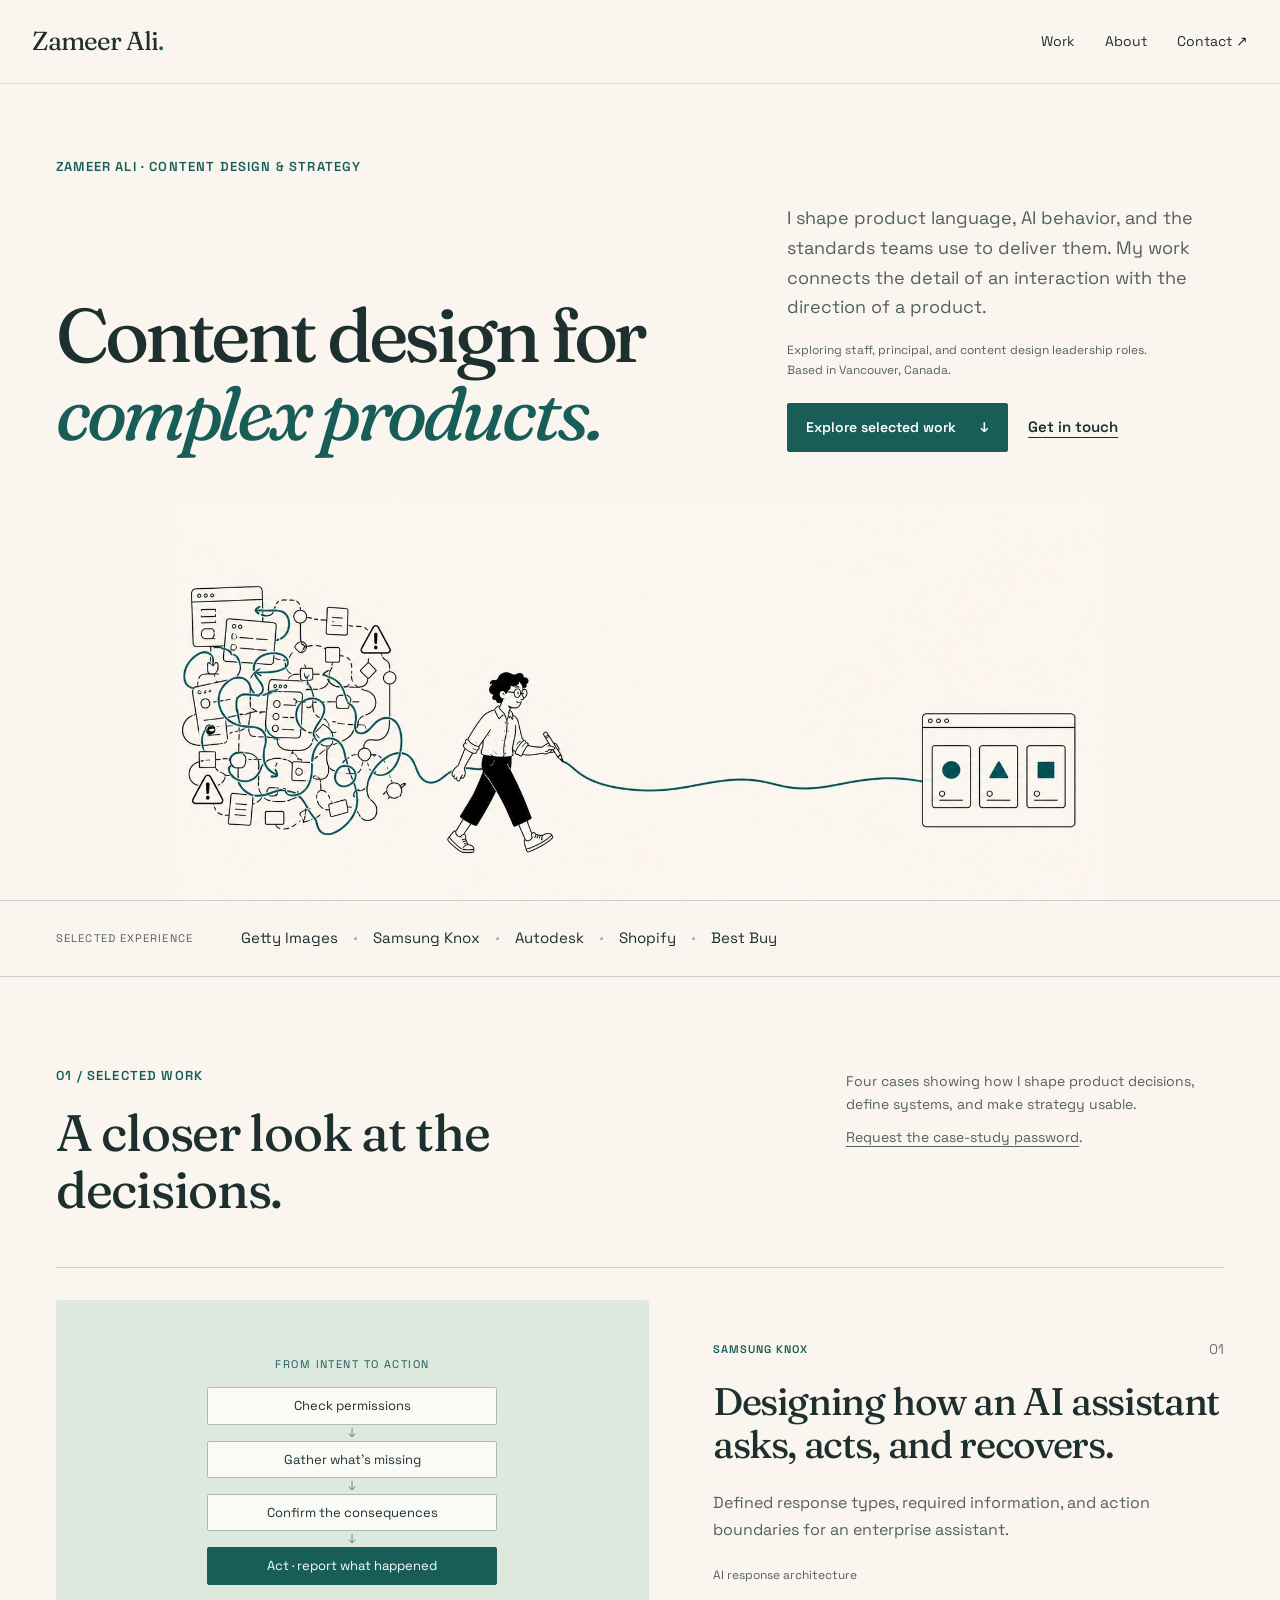
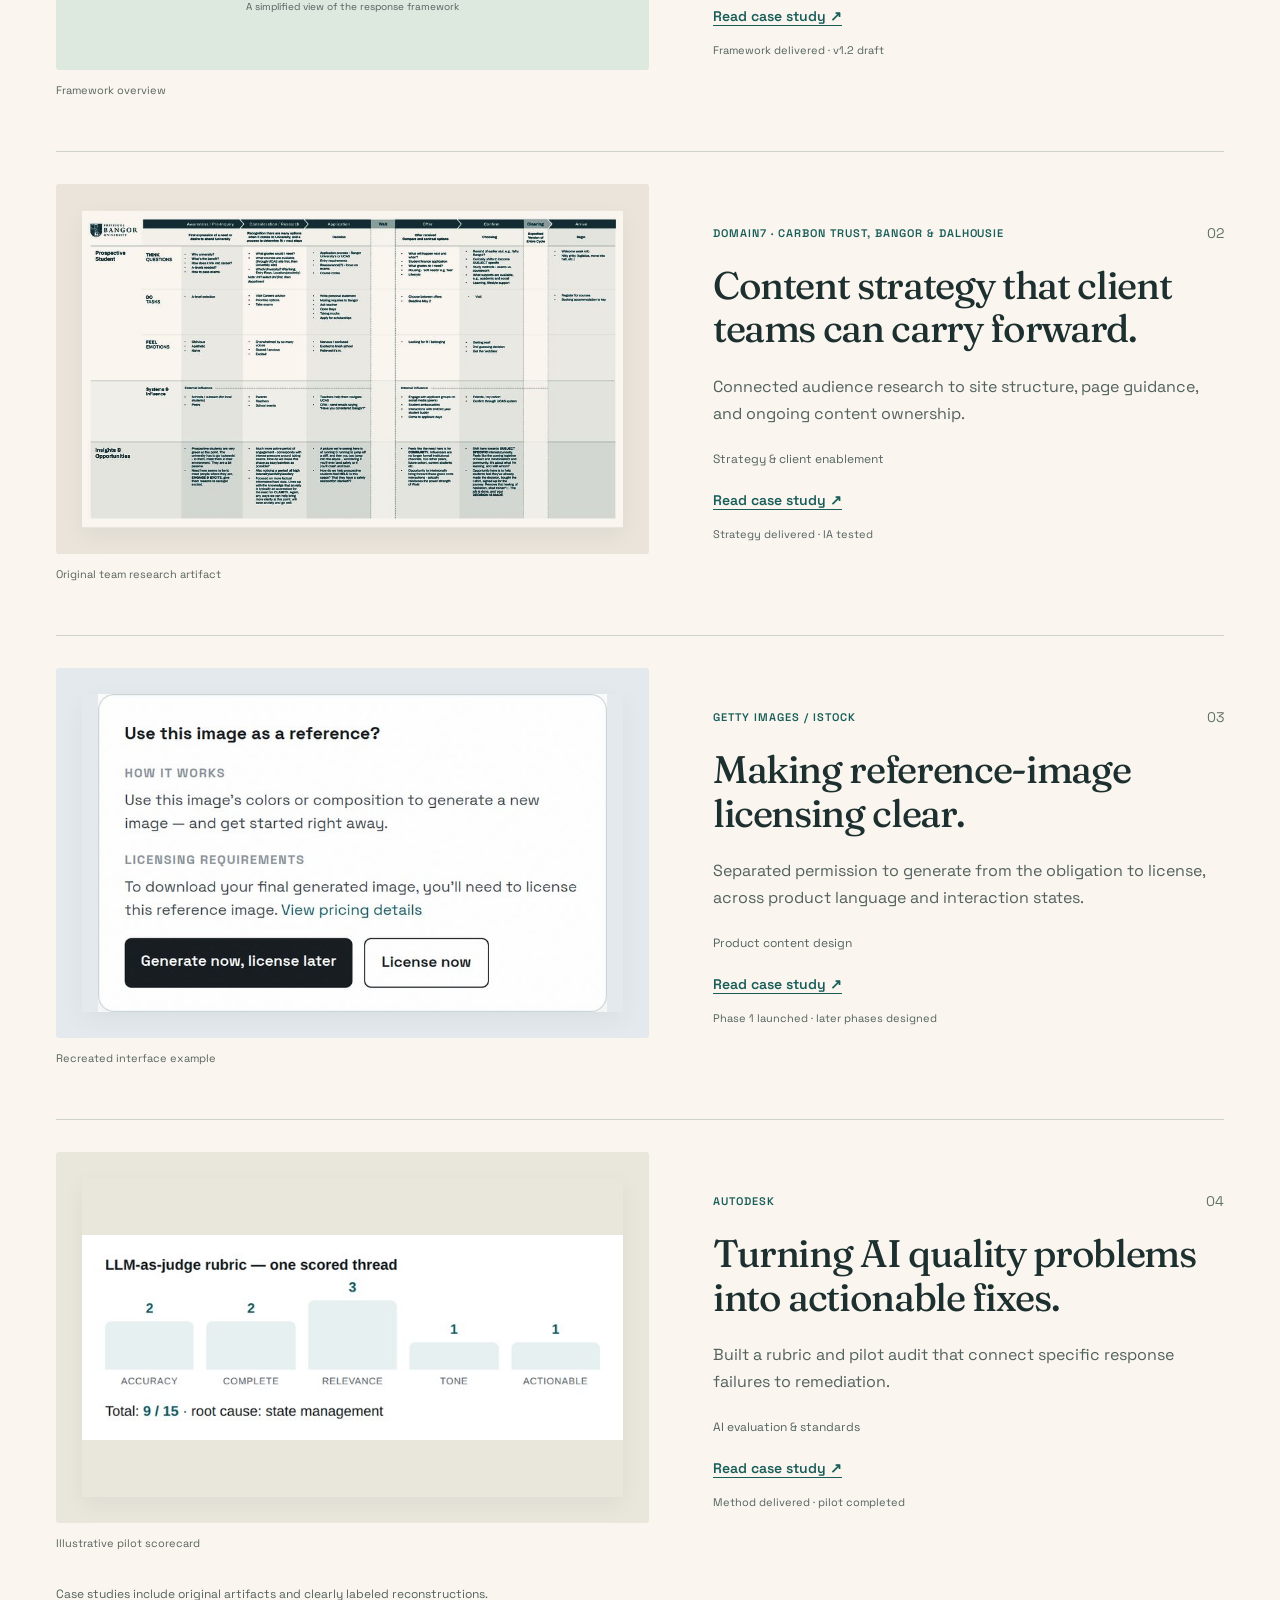
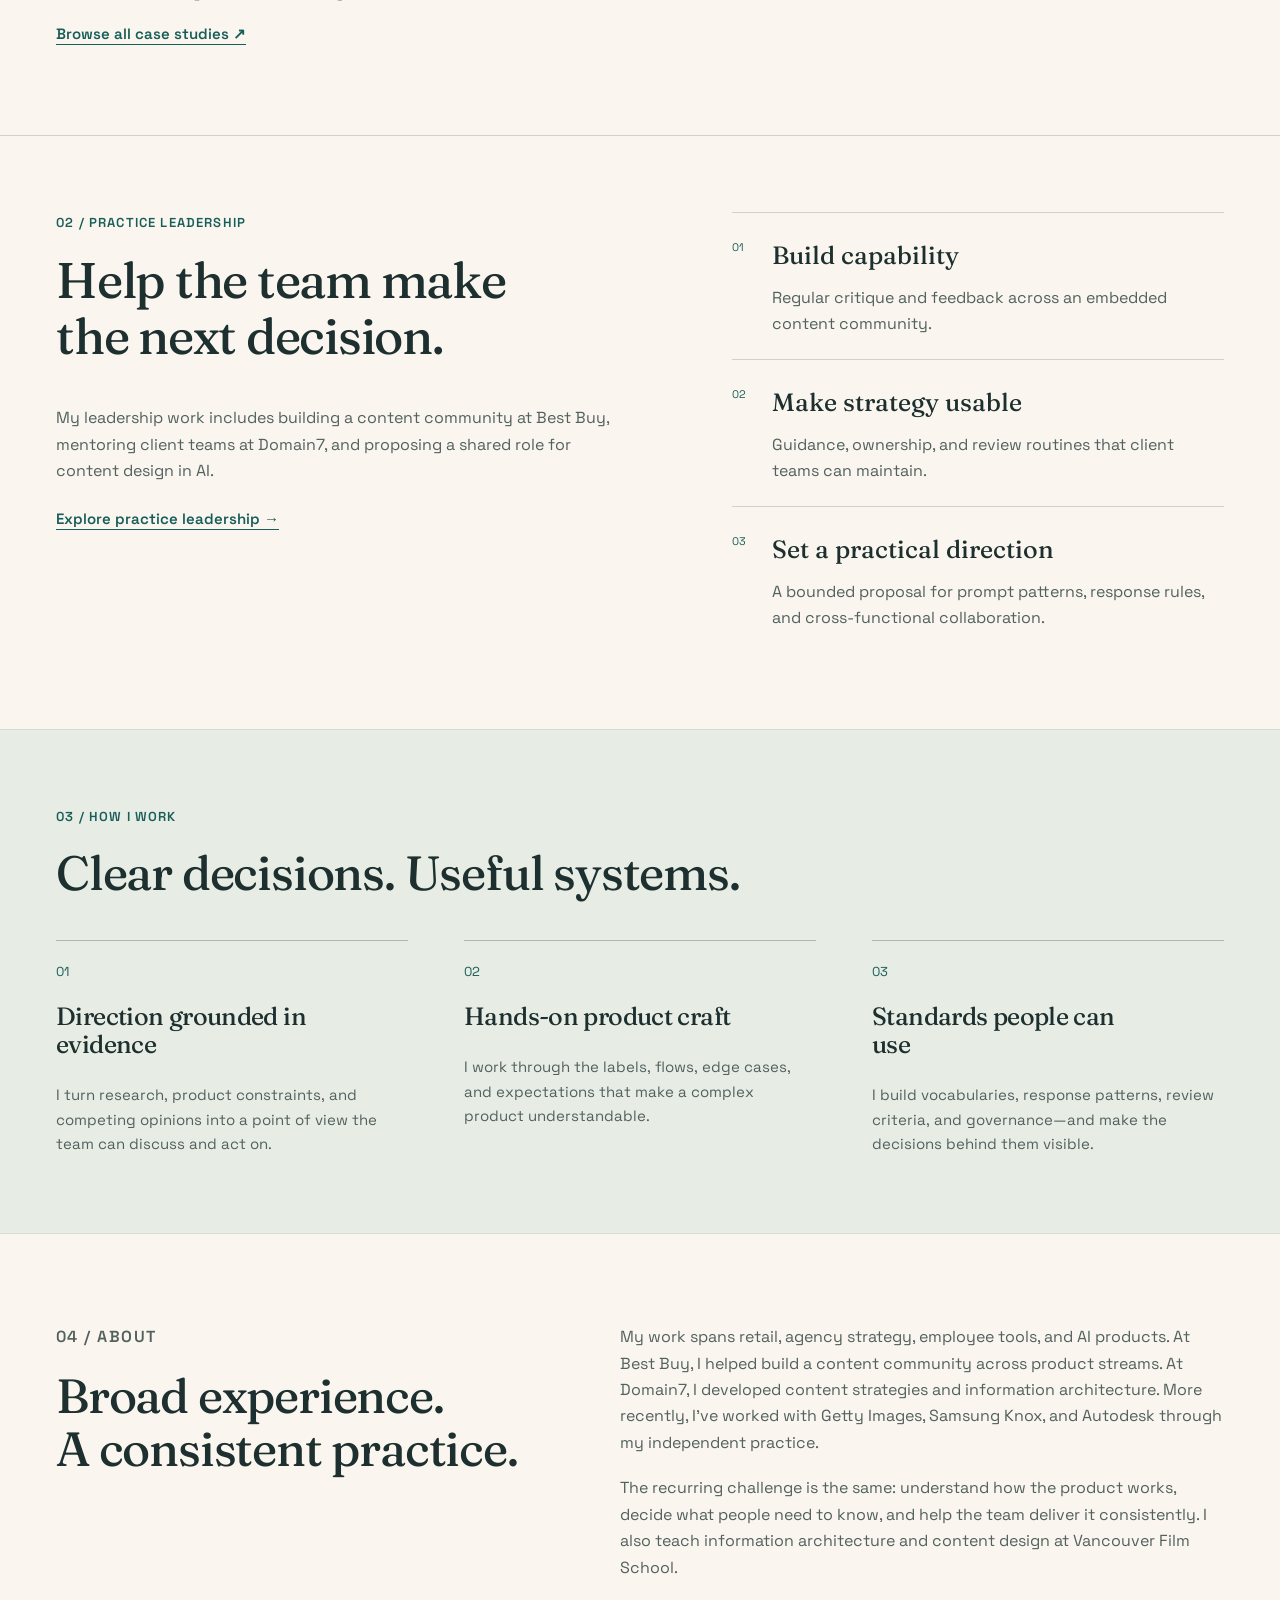
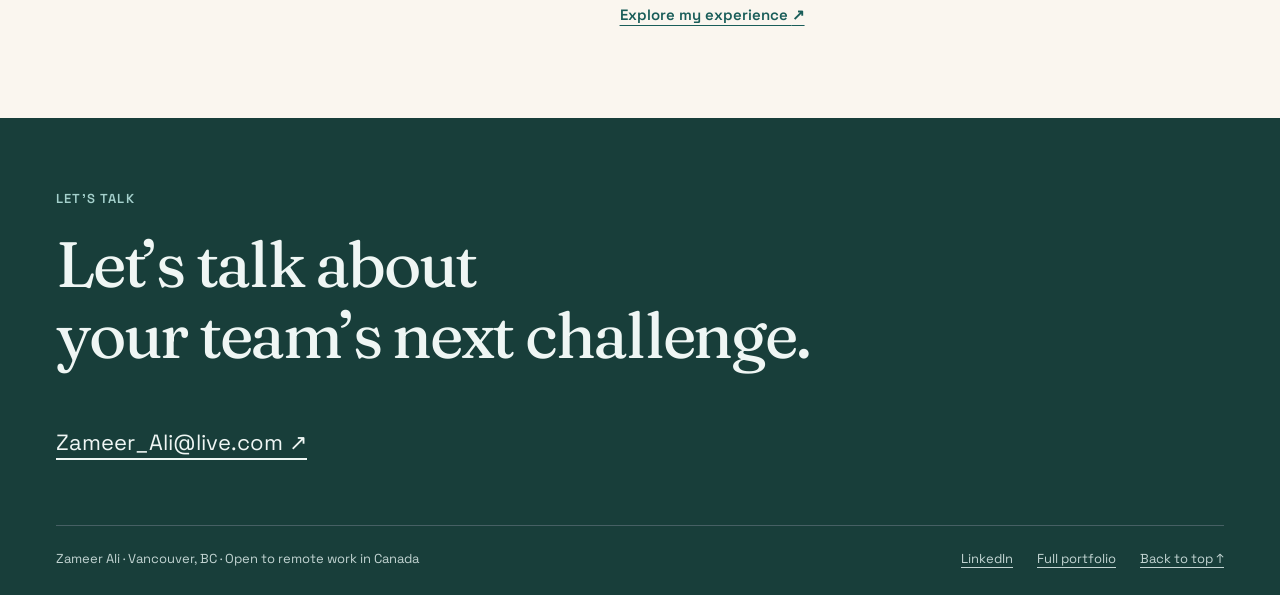
<file: index.html>
<!doctype html>
<html lang="en"><head>
<meta charset="UTF-8">
<meta name="viewport" content="width=device-width, initial-scale=1.0">
<title>Zameer Ali — Content design, AI systems &amp; strategy</title>
<meta name="description" content="Content design for complex products. Product strategy, AI response systems, and practice leadership by Zameer Ali. Explore selected work and case studies.">
<meta property="og:title" content="Zameer Ali — Content design, AI systems &amp; strategy">
<meta property="og:description" content="Content design for complex products. Product strategy, AI response systems, and practice leadership by Zameer Ali. Explore selected work and case studies.">
<meta property="og:type" content="website">
<meta property="og:url" content="https://zamali786.github.io/portfolio/">
<meta property="og:image" content="https://zamali786.github.io/portfolio/og.jpg">
<meta name="twitter:card" content="summary_large_image">
<link rel="stylesheet" href="fonts.css"><link rel="stylesheet" href="portfolio.css?v=20261005-design"><link rel="stylesheet" href="final.css?v=20261005-design"></head>
<body class="portfolio-home">
<a class="skip" href="#main">Skip to content</a>
<nav class="site-nav" aria-label="Main"><a class="wordmark" href="#top">Zameer Ali<span aria-hidden="true">.</span></a><div><a href="#work">Work</a><a href="#about">About</a><a href="mailto:Zameer_Ali@live.com">Contact <span aria-hidden="true">↗</span></a></div></nav>
<main id="main"><header class="home-intro wrap" id="top"><div><p class="eyebrow">Zameer Ali · content design &amp; strategy</p><h1>Content design for<br><em>complex products.</em></h1><div class="hero-summary"><p class="intro-copy">I shape product language, AI behavior, and the standards teams use to deliver them. My work connects the detail of an interaction with the direction of a product.</p><p class="role-note">Exploring staff, principal, and content design leadership roles.<br>Based in Vancouver, Canada.</p><div class="actions"><a class="action" href="#work">Explore selected work <span aria-hidden="true">↓</span></a><a class="quiet-link" href="mailto:Zameer_Ali@live.com">Get in touch</a></div></div></div></header>
<div class="scene-band" id="clarity-scene"><img class="scene-illustration" src="assets/clarity.jpg" alt="Illustration: a tangle of interface scribbles on the left; a person walks right, drawing one clean teal line that arrives at a tidy, organized interface." width="1600" height="685" loading="eager" fetchpriority="high"></div><div class="client-line wrap" aria-label="Selected experience"><span>Selected experience</span><p>Getty Images <b>·</b> Samsung Knox <b>·</b> Autodesk <b>·</b> Shopify <b>·</b> Best Buy</p></div>
<section class="wrap home-work" id="work"><div class="section-heading"><div><p class="eyebrow">01 / Selected work</p><h2>A closer look at the decisions.</h2></div><p>Four cases showing how I shape product decisions, define systems, and make strategy usable.<br><a href="mailto:Zameer_Ali@live.com?subject=Portfolio%20access">Request the case-study password</a>.</p></div><div class="project-grid"><article class="project"><a class="project-link" href="work.html#s05" aria-labelledby="home-title-s05"><div class="project-media"><div class="project-image response-preview"><span class="response-label">From intent to action</span><div class="response-flow"><span>Check permissions</span><b aria-hidden="true">↓</b><span>Gather what’s missing</span><b aria-hidden="true">↓</b><span>Confirm the consequences</span><b aria-hidden="true">↓</b><span class="commit">Act · report what happened</span></div><span class="response-footnote">A simplified view of the response framework</span></div><span class="preview-caption">Framework overview</span></div><div class="project-story"><div class="project-heading"><span class="eyebrow">Samsung Knox</span><span class="project-number" aria-hidden="true">01</span></div><h3 id="home-title-s05">Designing how an AI assistant asks, acts, and recovers.</h3><p>Defined response types, required information, and action boundaries for an enterprise assistant.</p><p class="project-tags">AI response architecture</p><span class="text-link">Read case study <span aria-hidden="true">↗</span></span><span class="project-status">Framework delivered · v1.2 draft</span></div></a></article><article class="project"><a class="project-link" href="work.html#s12" aria-labelledby="home-title-s12"><div class="project-media"><div class="project-image"><img src="assets/agency-map.jpg" alt="Archival prospective-student experience map created by the Domain7 team for Bangor University." loading="lazy" width="800" height="500"></div><span class="preview-caption">Original team research artifact</span></div><div class="project-story"><div class="project-heading"><span class="eyebrow">Domain7 · Carbon Trust, Bangor &amp; Dalhousie</span><span class="project-number" aria-hidden="true">02</span></div><h3 id="home-title-s12">Content strategy that client teams can carry forward.</h3><p>Connected audience research to site structure, page guidance, and ongoing content ownership.</p><p class="project-tags">Strategy &amp; client enablement</p><span class="text-link">Read case study <span aria-hidden="true">↗</span></span><span class="project-status">Strategy delivered · IA tested</span></div></a></article><article class="project"><a class="project-link" href="work.html#cs1" aria-labelledby="home-title-cs1"><div class="project-media"><div class="project-image"><img src="assets/getty-reference.jpg" alt="Recreated reference-image dialog showing Generate now, license later and License now at equal visual weight." loading="lazy" width="800" height="500"></div><span class="preview-caption">Recreated interface example</span></div><div class="project-story"><div class="project-heading"><span class="eyebrow">Getty Images / iStock</span><span class="project-number" aria-hidden="true">03</span></div><h3 id="home-title-cs1">Making reference-image licensing clear.</h3><p>Separated permission to generate from the obligation to license, across product language and interaction states.</p><p class="project-tags">Product content design</p><span class="text-link">Read case study <span aria-hidden="true">↗</span></span><span class="project-status">Phase 1 launched · later phases designed</span></div></a></article><article class="project"><a class="project-link" href="work.html#s06" aria-labelledby="home-title-s06"><div class="project-media"><div class="project-image"><img src="assets/autodesk-evaluation.jpg" alt="Illustrative scorecard for a pilot thread, scored 9 out of 15 with state management identified as its root cause." loading="lazy" width="800" height="500"></div><span class="preview-caption">Illustrative pilot scorecard</span></div><div class="project-story"><div class="project-heading"><span class="eyebrow">Autodesk</span><span class="project-number" aria-hidden="true">04</span></div><h3 id="home-title-s06">Turning AI quality problems into actionable fixes.</h3><p>Built a rubric and pilot audit that connect specific response failures to remediation.</p><p class="project-tags">AI evaluation &amp; standards</p><span class="text-link">Read case study <span aria-hidden="true">↗</span></span><span class="project-status">Method delivered · pilot completed</span></div></a></article></div><p class="work-note">Case studies include original artifacts and clearly labeled reconstructions.</p><a class="text-link" href="work.html#browse-all">Browse all case studies <span aria-hidden="true">↗</span></a></section>
<section class="practice-band wrap" aria-labelledby="practice-title"><div><p class="eyebrow">02 / Practice leadership</p><h2 id="practice-title">Help the team make<br>the next decision.</h2><p>My leadership work includes building a content community at Best Buy, mentoring client teams at Domain7, and proposing a shared role for content design in AI.</p><a class="text-link" href="work.html#browse-practice">Explore practice leadership →</a></div><div class="practice-examples"><p><strong>Build capability</strong>Regular critique and feedback across an embedded content community.</p><p><strong>Make strategy usable</strong>Guidance, ownership, and review routines that client teams can maintain.</p><p><strong>Set a practical direction</strong>A bounded proposal for prompt patterns, response rules, and cross-functional collaboration.</p></div></section><section class="approach-band"><div class="wrap"><p class="eyebrow">03 / How I work</p><h2>Clear decisions. Useful systems.</h2><div class="approach-grid"><div><span class="small-number">01</span><h3>Direction grounded in evidence</h3><p>I turn research, product constraints, and competing opinions into a point of view the team can discuss and act on.</p></div><div><span class="small-number">02</span><h3>Hands-on product craft</h3><p>I work through the labels, flows, edge cases, and expectations that make a complex product understandable.</p></div><div><span class="small-number">03</span><h3>Standards people can use</h3><p>I build vocabularies, response patterns, review criteria, and governance—and make the decisions behind them visible.</p></div></div></div></section>
<section class="wrap home-about" id="about"><div><p class="eyebrow">04 / About</p><h2>Broad experience.<br>A consistent practice.</h2></div><div><p>My work spans retail, agency strategy, employee tools, and AI products. At Best Buy, I helped build a content community across product streams. At Domain7, I developed content strategies and information architecture. More recently, I’ve worked with Getty Images, Samsung Knox, and Autodesk through my independent practice.</p><p>The recurring challenge is the same: understand how the product works, decide what people need to know, and help the team deliver it consistently. I also teach information architecture and content design at Vancouver Film School.</p><a class="text-link" href="work.html#ledger">Explore my experience <span aria-hidden="true">↗</span></a></div></section>
</main><footer class="site-footer"><div class="wrap"><p class="eyebrow">Let’s talk</p><h2>Let’s talk about<br>your team’s next challenge.</h2><a class="email-link" href="mailto:Zameer_Ali@live.com">Zameer_Ali@live.com <span aria-hidden="true">↗</span></a><div class="footer-bottom"><span>Zameer Ali · Vancouver, BC · Open to remote work in Canada</span><div><a href="https://linkedin.com/in/zameer-ali">LinkedIn</a><a href="work.html">Full portfolio</a><a href="#top">Back to top ↑</a></div></div></div></footer><script src="home-scene.js?v=20260928-2"></script></body></html>
</file>
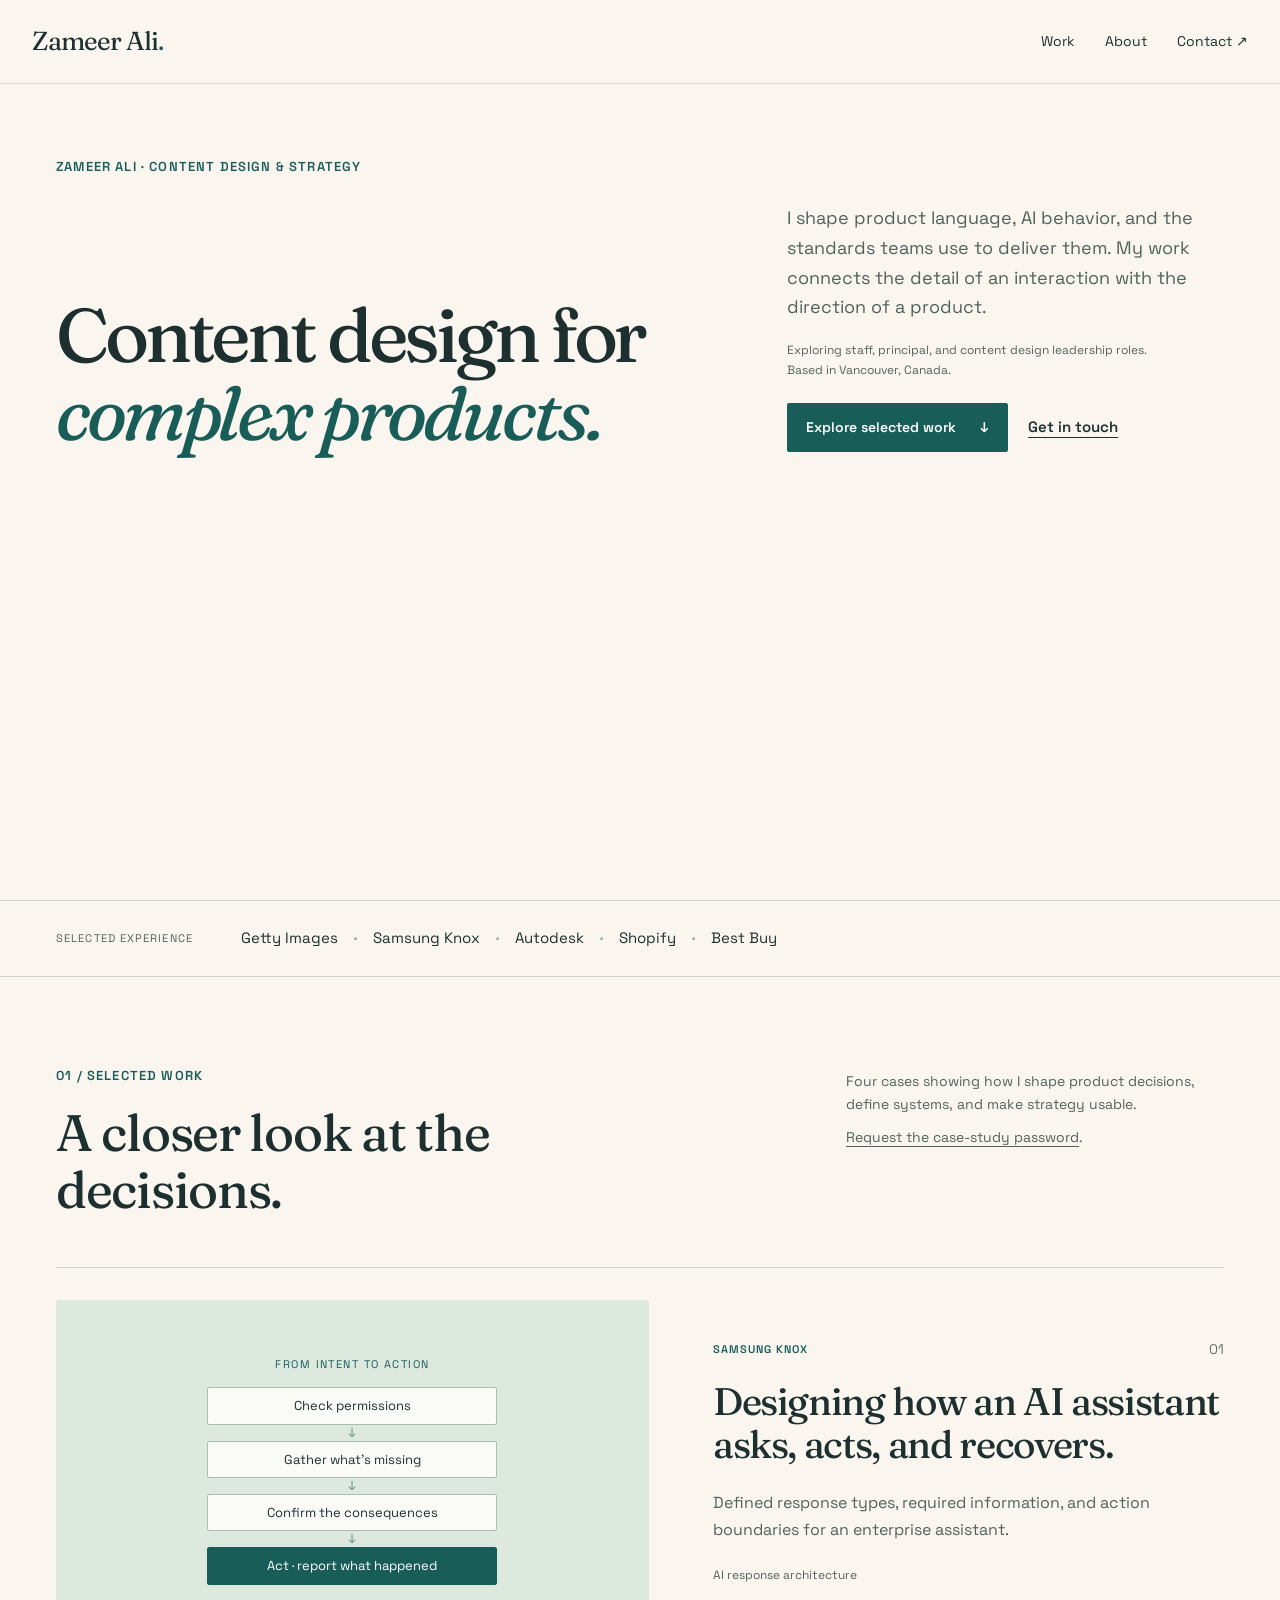
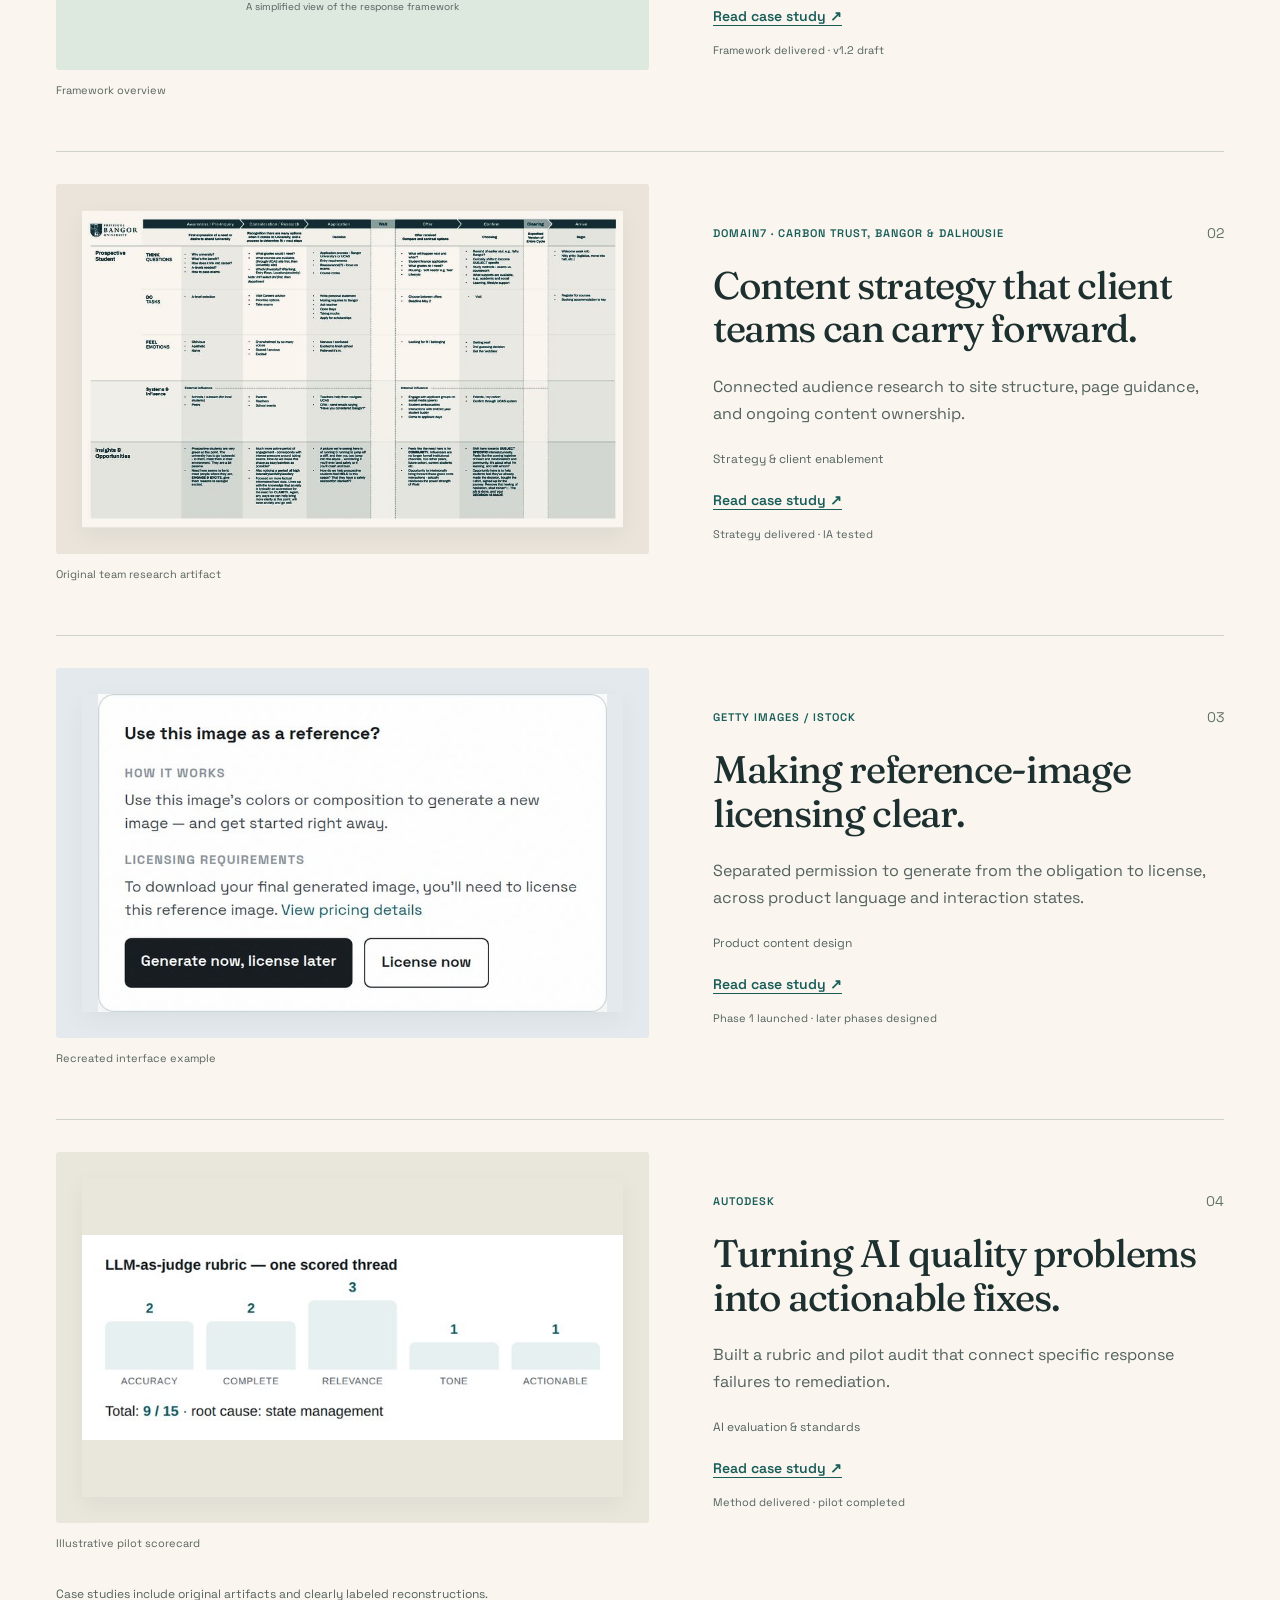
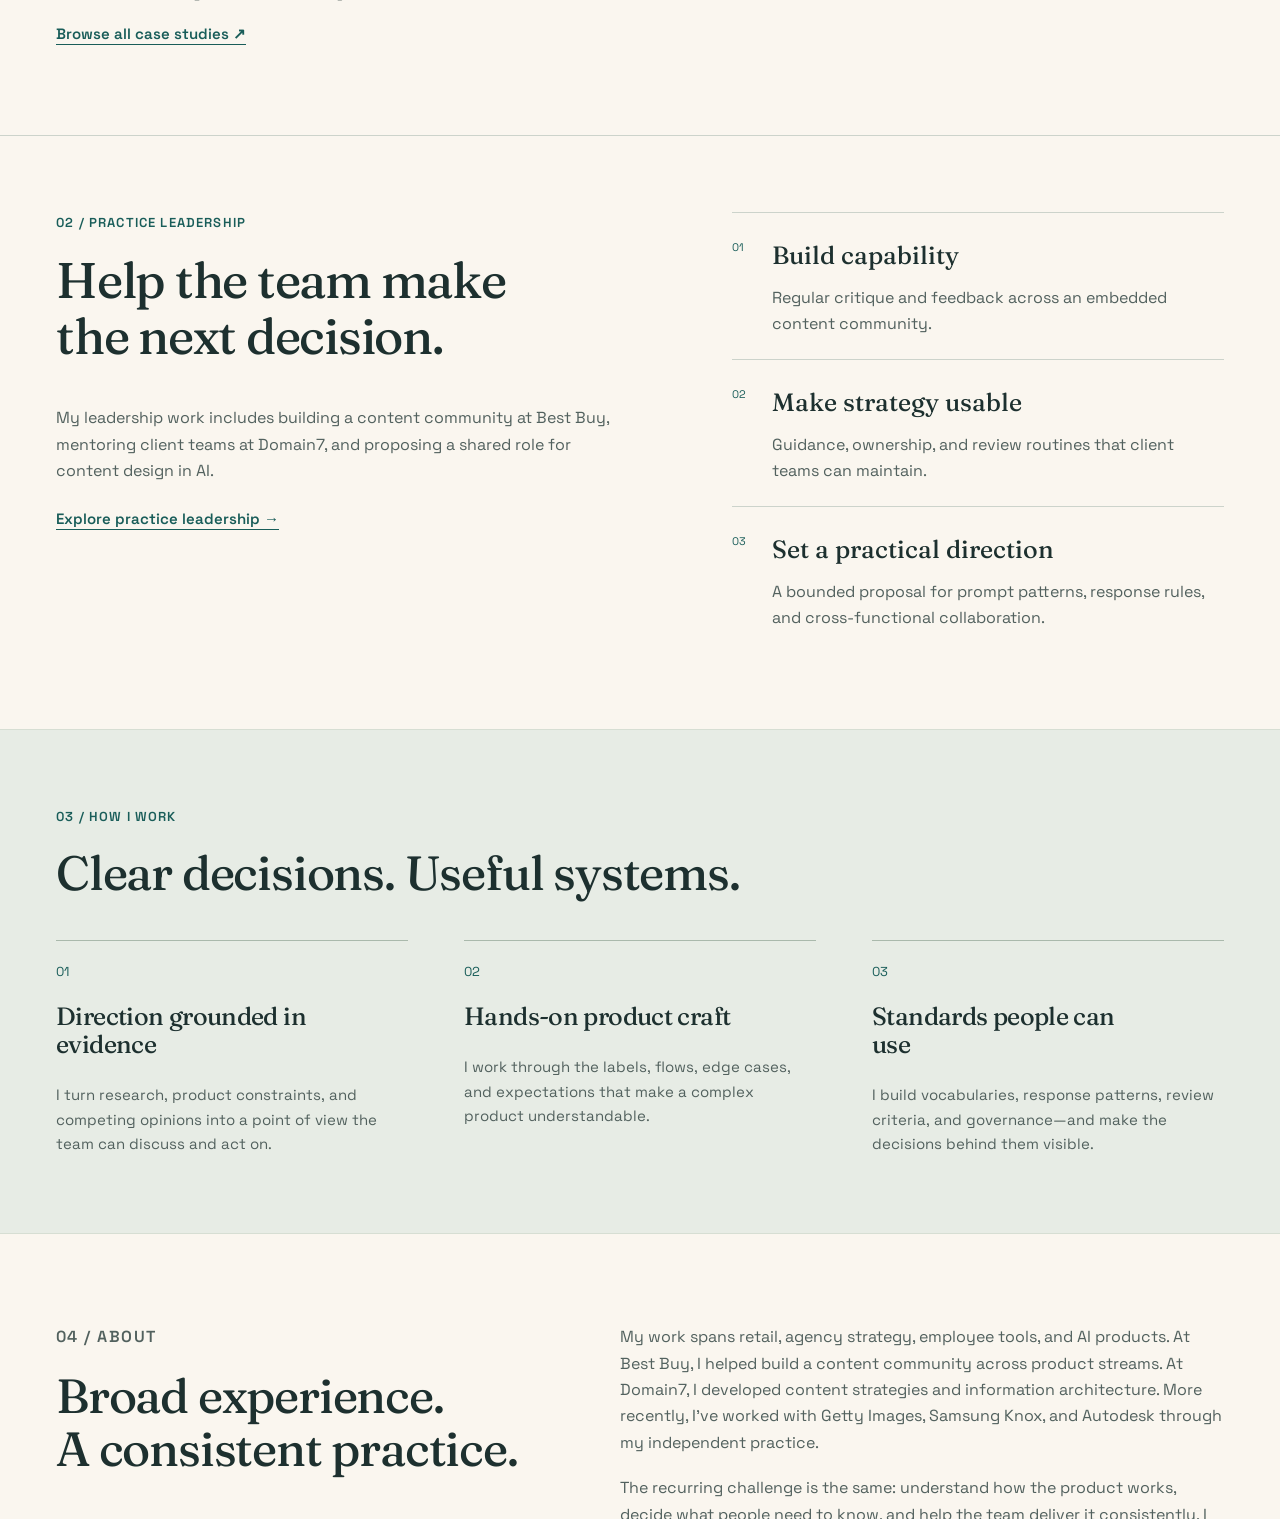
<file: lemonade.html>
<!DOCTYPE html><html lang="en"><head><meta charset="utf-8"><meta http-equiv="refresh" content="0; url=index.html"><link rel="canonical" href="https://zamali786.github.io/portfolio/"><title>Moved</title></head><body><p>This page moved to <a href="index.html">the front page</a>.</p></body></html>
</file>
<file: fonts.css>
@font-face{font-family:'Fraunces Variable';font-style:normal;font-weight:100 900;font-display:swap;src:url(assets/font-0.woff2) format('woff2-variations')}
@font-face{font-family:'Fraunces Variable';font-style:italic;font-weight:100 900;font-display:swap;src:url(assets/font-1.woff2) format('woff2-variations')}
@font-face{font-family:'Space Grotesk Variable';font-style:normal;font-weight:300 700;font-display:swap;src:url(assets/font-2.woff2) format('woff2-variations')}
</file>
<file: portfolio.css>
:root{--ink:#182224;--muted:#526266;--accent:#0e5a63;--soft:#edf3f2;--paper:#f8f5ef;--rule:#d4dfdd;--serif:'Fraunces Variable',Georgia,serif;--sans:'Space Grotesk Variable',Arial,sans-serif}
*{box-sizing:border-box}html{scroll-behavior:smooth;scroll-padding-top:100px}body{margin:0;background:#fff;color:var(--ink);font-family:var(--sans);font-size:17px;line-height:1.65}a{color:inherit}button,input{font:inherit}img{max-width:100%;height:auto}h1,h2,h3,p{margin-top:0}h1,h2,h3{font-family:var(--serif);font-weight:450;line-height:1.12;letter-spacing:-.025em}h2{font-size:clamp(32px,4vw,48px)}h3{font-size:28px}p{margin-bottom:1.2em}::selection{background:#c9e4df;color:var(--ink)}:focus-visible{outline:3px solid #087783;outline-offset:5px}.skip{position:fixed;top:12px;left:-9999px;background:var(--ink);color:white;padding:12px 20px;z-index:999}.skip:focus{left:12px}.wrap{max-width:1240px;margin-inline:auto;padding-inline:40px}.eyebrow{font-size:13px;font-weight:600;letter-spacing:.09em;text-transform:uppercase;color:var(--accent);margin-bottom:18px}.site-nav{position:sticky;top:0;z-index:90;background:#ffffffed;backdrop-filter:blur(12px);border-bottom:1px solid var(--rule);padding:18px 40px;display:flex;justify-content:space-between;align-items:center;gap:24px}.wordmark{font-family:var(--serif);font-size:24px;white-space:nowrap;text-decoration:none}.wordmark span{color:var(--accent)}.site-nav>div{display:flex;gap:30px;align-items:center}.site-nav>div a{font-size:14px;text-decoration:none;padding:5px 0}.site-nav a:hover{text-decoration:underline;text-underline-offset:6px}.home-intro{display:grid;grid-template-columns:1.35fr 1fr;align-items:center;gap:44px;padding-top:76px;padding-bottom:64px}.home-intro h1{font-size:clamp(44px,5.7vw,76px);max-width:11em;margin-bottom:26px}.home-intro em{font-weight:450;color:var(--accent)}.intro-copy{max-width:36em;color:var(--muted);font-size:19px;line-height:1.6}.hero-art{mix-blend-mode:multiply;aspect-ratio:9/7;object-fit:contain}.actions{display:flex;align-items:center;gap:24px;flex-wrap:wrap;margin-top:30px}.action{display:inline-flex;gap:24px;align-items:center;background:var(--accent);border:1px solid var(--accent);padding:14px 22px;color:#fff;text-decoration:none;border-radius:3px;font-size:15px;font-weight:600}.action:hover{background:#093f46}.quiet-link,.text-link{text-underline-offset:5px;font-size:15px;font-weight:600}.text-link{color:var(--accent)}.client-line{border-top:1px solid var(--rule);border-bottom:1px solid var(--rule);padding-top:22px;padding-bottom:22px;display:flex;gap:36px;align-items:center}.client-line>span{font-size:13px;color:var(--muted);white-space:nowrap}.client-line p{margin:0;font-size:16px}.client-line b{color:#90aaa8;padding:0 12px}.home-work{padding-top:76px;padding-bottom:76px}.section-heading{display:flex;align-items:flex-end;justify-content:space-between;gap:40px;margin-bottom:40px}.section-heading h2{margin-bottom:0}.section-heading>p{font-size:15px;color:var(--muted);margin-bottom:3px;max-width:28em}.project-grid{display:grid;grid-template-columns:1fr 1fr;gap:64px 38px}.project{min-width:0}.project-link{display:block;text-decoration:none}.project-image{aspect-ratio:8/5;overflow:hidden;background:var(--soft);border:1px solid var(--rule);margin-bottom:23px}.project-image img{width:100%;height:100%;object-fit:contain;transition:transform .25s}.project-link:hover .project-image img{transform:scale(1.025)}.project-link:hover h3{text-decoration:underline;text-underline-offset:5px}.project-heading{display:flex;justify-content:space-between;gap:12px}.project-heading .eyebrow{margin-bottom:12px}.project-number{font-family:var(--serif);color:#738987;font-size:18px}.project h3{max-width:17em;margin-bottom:14px;font-size:clamp(26px,2.8vw,36px)}.project p{color:var(--muted);font-size:16px;max-width:35em}.project p.project-tags{font-size:13px;margin:18px 0}.work-note{margin-top:42px;color:var(--muted);font-size:13px;max-width:70em}.approach-band{background:var(--paper);padding:68px 0}.approach-grid{display:grid;grid-template-columns:repeat(3,1fr);gap:42px;margin-top:40px}.approach-grid>div{border-top:1px solid #c9d3cf;padding-top:20px}.small-number{font-size:13px;color:var(--accent);display:block;margin-bottom:20px}.approach-grid h3{font-size:25px;max-width:11em}.approach-grid p{font-size:16px;color:var(--muted);margin-bottom:0}.home-about{display:grid;grid-template-columns:1fr 1.25fr;gap:80px;padding-top:80px;padding-bottom:80px}.home-about p{color:var(--muted)}.site-footer{background:#122e32;color:#eff6f4;padding:65px 0 25px}.site-footer .eyebrow{color:#a4d0cc}.site-footer h2{font-size:clamp(34px,4.5vw,58px)}.email-link{font-size:clamp(18px,2.4vw,28px);text-underline-offset:8px}.footer-bottom{display:flex;justify-content:space-between;gap:22px;margin-top:65px;border-top:1px solid #466064;padding-top:22px;font-size:13px;color:#c3d5d3}.footer-bottom>div{display:flex;gap:24px}.footer-bottom a{text-underline-offset:4px}
/* Shared reading and password surfaces. */
.work-intro{padding-top:60px;padding-bottom:42px}.work-intro h1{font-size:clamp(42px,6vw,76px);max-width:13em;margin-bottom:22px}.work-intro .intro-copy{max-width:48em}.work-intro .eyebrow{margin-bottom:16px}.reading-note{font-size:14px;color:var(--muted);max-width:65em}.work-index{padding-bottom:50px}.filter-list{display:flex;gap:8px;flex-wrap:wrap;margin:24px 0 15px}.filter-list button{padding:10px 16px;min-height:44px;background:#fff;border:1px solid #aec2bf;border-radius:30px;color:var(--ink);font-size:14px;cursor:pointer}.filter-list button[aria-pressed=true]{background:var(--accent);border-color:var(--accent);color:white}.filter-status{font-size:13px;color:var(--muted)}.case-index{display:grid;grid-template-columns:repeat(3,1fr);gap:0 26px}.case-index a{display:block;text-decoration:none;padding:22px 0;border-top:1px solid var(--rule)}.case-index a:hover strong{text-decoration:underline;text-underline-offset:5px}.case-index strong{font-family:var(--serif);font-size:24px;font-weight:450;line-height:1.2;display:block;margin:8px 0}.case-index span{display:block;font-size:13px;color:var(--muted)}.case-index .eyebrow{color:var(--accent);margin:0;font-size:12px}.case-section{padding:66px 0;border-top:1px solid var(--rule);scroll-margin-top:0}.case-section:nth-of-type(even){background:#f8faf9}.case-inner{max-width:1160px;margin:auto;padding-inline:40px}.case-section h2{font-size:clamp(32px,4vw,52px);max-width:20em;margin:0 0 22px}.case-facts{display:grid;grid-template-columns:1fr 1fr;gap:22px;padding:20px 0;border-top:1px solid var(--rule);border-bottom:1px solid var(--rule);margin:24px 0 32px}.case-facts div{font-size:14px;color:var(--muted)}.case-facts dt{font-weight:700;color:var(--ink);font-size:13px;margin-bottom:4px}.case-facts dd{margin:0}.case-prose{max-width:76ch;font-family:var(--sans);font-size:17px;line-height:1.7}.case-prose h3{font-family:var(--sans);font-size:17px;letter-spacing:0;font-weight:700;margin:30px 0 10px}.case-prose p{margin-bottom:18px}.case-prose ul{padding-left:22px}.case-prose li{margin-bottom:12px}.evidence-note{border-left:3px solid var(--accent);padding:3px 0 3px 20px;margin:25px 0;font-size:15px;color:var(--muted);max-width:75ch}.case-exhibits{margin-top:28px}.case-back{display:inline-block;margin-top:30px;font-size:14px;color:var(--accent);text-underline-offset:4px}.router{list-style:none;counter-reset:step;padding:0;margin:24px 0;display:grid;grid-template-columns:1fr 1fr;gap:12px}.router li{counter-increment:step;border:1px solid var(--rule);background:white;padding:18px;font-size:15px}.router li::before{content:counter(step,decimal-leading-zero);display:block;font-size:12px;color:var(--accent);margin-bottom:8px}.router strong{display:block;margin-bottom:7px}.router span{color:var(--muted)}.archive-wrap{padding-top:64px;padding-bottom:64px}.archive-grid{display:grid;grid-template-columns:1fr 1fr;gap:30px}.archive-grid figure{margin:0}.archive-grid img{width:100%;aspect-ratio:3/2;object-fit:contain;background:var(--paper);border:1px solid var(--rule)}.archive-grid figcaption{font-size:14px;margin-top:12px;color:var(--muted)}.archive-grid a{display:block}.experience{padding-top:64px;padding-bottom:64px;border-top:1px solid var(--rule)}.experience dl{margin:28px 0}.experience dl>div{display:grid;grid-template-columns:1fr 1.6fr;gap:40px;border-top:1px solid var(--rule);padding:18px 0}.experience dt{font-weight:600}.experience dd{margin:0;color:var(--muted);font-size:15px}.gate-main{max-width:640px;margin:60px auto 90px;padding:0 26px}.gate-main h1{font-size:clamp(40px,6vw,60px)}.gate-main>p{color:var(--muted)}.gate-main label{display:block;font-size:15px;font-weight:600;margin-bottom:8px}.password-row{display:flex;border:1px solid #819d99;border-radius:3px;margin-bottom:18px;overflow:hidden}.password-row:focus-within{outline:3px solid #087783;outline-offset:3px}.password-row input{min-width:0;flex:1;border:0;padding:13px;background:#fff;color:var(--ink)}.password-row button{background:var(--soft);color:var(--accent);border:0;padding:12px 17px;cursor:pointer;font-size:14px}.gate-main .remember-label{display:flex;gap:10px;align-items:center;font-size:14px;font-weight:400;margin:18px 0}.gate-main input[type=checkbox]{width:18px;height:18px}.gate-error{color:#982e22;min-height:1.7em;margin:15px 0;font-size:15px}.gate-help{border-top:1px solid var(--rule);margin-top:28px;padding-top:23px;font-size:14px}.gate-main button:disabled{opacity:.65;cursor:wait}[hidden]{display:none!important}
@media(max-width:850px){.wrap,.case-inner{padding-inline:26px}.site-nav{padding-inline:26px}.home-intro{gap:20px;padding-top:45px;grid-template-columns:1.5fr 1fr}.home-intro h1{font-size:52px}.client-line{display:block}.client-line>span{display:block;margin-bottom:8px}.client-line b{padding:0 5px}.section-heading{display:block}.section-heading>p{margin-top:20px}.case-index{grid-template-columns:1fr 1fr}.approach-grid{gap:24px}.home-about{gap:40px}.footer-bottom{display:block}.footer-bottom>div{margin-top:18px}}
@media(max-width:600px){html{scroll-padding-top:85px}.wrap,.case-inner{padding-inline:22px}.site-nav{padding:15px 22px;gap:12px}.wordmark{font-size:21px}.site-nav>div{gap:18px}.site-nav>div a{font-size:13px}.home-intro{display:block;padding-top:40px;padding-bottom:35px}.home-intro h1{font-size:48px}.intro-copy{font-size:17px}.hero-art{display:block;width:72%;max-height:220px;margin:30px auto 0}.eyebrow{font-size:12px}.client-line p{font-size:14px;line-height:1.9}.project-grid,.approach-grid,.home-about,.archive-grid,.router{grid-template-columns:1fr}.project-grid{gap:42px}.home-work,.home-about{padding-block:46px}.home-about{gap:12px}.approach-band{padding-block:46px}.approach-grid{gap:30px;margin-top:28px}.approach-grid h3{max-width:none}.project h3{font-size:30px}.project-image{margin-bottom:18px}.case-index{grid-template-columns:1fr}.case-index a{padding-block:17px}.case-index strong{font-size:23px}.case-facts{grid-template-columns:1fr;gap:17px}.case-section{padding-block:44px}.case-section h2{font-size:36px}.work-intro{padding-top:38px}.work-intro h1{font-size:44px}.experience dl>div{grid-template-columns:1fr;gap:8px}.site-footer{padding-top:44px}.footer-bottom{margin-top:45px}.gate-main{margin-top:36px}.actions{gap:20px}.filter-list{gap:7px}.filter-list button{padding:9px 13px}}
.response-preview{display:flex;flex-direction:column;justify-content:center;align-items:center;padding:20px;gap:10px;background:#edf3f2}.response-label{font-size:12px;text-transform:uppercase;letter-spacing:.1em;color:var(--accent)}.response-flow{display:flex;flex-direction:column;align-items:center;font-size:14px;line-height:1.2;width:100%;max-width:300px}.response-flow span{border:1px solid #9ab6b1;background:white;padding:9px 16px;width:100%;text-align:center}.response-flow b{color:#658e88;font-weight:400;line-height:1.2}.response-flow .commit{background:var(--accent);color:white;border-color:var(--accent)}.response-footnote{font-size:11px;color:var(--muted)}
@media(prefers-reduced-motion:reduce){html{scroll-behavior:auto}*,*::before,*::after{animation:none!important;transition:none!important}}
@media(max-width:600px){.response-preview{padding:12px;gap:8px}.response-flow{font-size:12px;max-width:260px}.response-flow span{padding:7px 12px}.response-label{font-size:11px}.response-footnote{display:none}}
/* Original clarity illustration and its one-time scroll reveal. */
.portfolio-home .home-intro{display:block;padding-bottom:48px}.portfolio-home .home-intro>div{max-width:960px}.portfolio-home .home-intro h1{max-width:14em}.portfolio-home .home-intro .intro-copy{max-width:44em}.scene-band{background:#faf6ef;border-top:1px solid #e7dfd2;border-bottom:1px solid #e7dfd2;padding:30px 0 0;overflow:hidden}.scene-band .scene-illustration{display:block;width:min(1200px,94vw);height:auto;max-width:100%;margin:0 auto;clip-path:inset(0 0 0 0)}.scene-illustration[data-reveal=waiting]{clip-path:inset(0 100% 0 0)}.scene-illustration[data-reveal=complete]{transition:clip-path 1.7s cubic-bezier(.4,0,.2,1);clip-path:inset(0 0 0 0)}.portfolio-home .client-line{border-top:0}
@media(max-width:600px){.portfolio-home .home-intro{padding-bottom:32px}.scene-band{padding-top:18px}.scene-band .scene-illustration{width:100%}}
@media(prefers-reduced-motion:reduce){.scene-band .scene-illustration{clip-path:none!important;transition:none!important}}
</file>
<file: final.css>
/* Shared portfolio presentation: overview, library, and focused case reading. */
.portfolio-home .home-intro{padding-top:64px;padding-bottom:42px}
.portfolio-home .home-intro h1{font-size:clamp(44px,5.4vw,72px);line-height:1.08;max-width:15em}
.portfolio-home .home-intro .intro-copy{max-width:43em;font-size:20px}
.role-note{font-size:14px;color:var(--muted);line-height:1.6;margin:22px 0 0}
.portfolio-home .scene-band{padding-top:0}
.portfolio-home .scene-illustration{max-height:400px;object-fit:contain}
.project-status{display:block;color:var(--muted);font-size:13px;margin-top:13px}
.preview-caption{display:block;font-size:12px;color:var(--muted);margin:-12px 0 22px}
.archive-more>summary{cursor:pointer;color:var(--accent);font-size:17px;font-weight:600;padding:12px 0}
.archive-more>div{padding-top:28px}
.project-image{border-radius:8px}
.project-heading .eyebrow{max-width:85%;font-size:12px}
.project h3{font-size:clamp(27px,2.5vw,34px);max-width:21em}
.project-link>.text-link{display:inline-block;padding:6px 0}
.practice-band{display:grid;grid-template-columns:1.15fr 1fr;gap:80px;padding-block:60px;border-top:1px solid var(--rule)}
.practice-band>div>p:not(.eyebrow){color:var(--muted);max-width:39em}
.practice-examples p{padding:20px 0;margin:0;border-top:1px solid var(--rule);font-size:16px;color:var(--muted)}
.practice-examples strong{display:block;color:var(--ink);font-weight:600;font-size:18px;margin-bottom:8px}
.portfolio-work .work-intro{padding-bottom:15px}
.portfolio-work .work-intro h1{font-size:clamp(42px,5vw,66px)}
.portfolio-work .case-index{gap:20px;grid-template-columns:1fr 1fr}
.portfolio-work .case-index .case-card{display:flex;flex-direction:column;border:1px solid var(--rule);border-radius:6px;background:#fff;padding:26px;transition:border-color .18s,background .18s}
.portfolio-work .case-index .case-card:hover{border-color:#638b88;background:#f7faf9}
.portfolio-work .case-index .case-card strong{font-size:27px;line-height:1.2;margin:12px 0 16px;max-width:25em}
.portfolio-work .case-index .case-summary{font-size:15px;line-height:1.65;margin-bottom:20px;max-width:44em}
.portfolio-work .case-index .case-delivery{font-size:12px;font-weight:600;color:var(--accent);margin-top:auto;margin-bottom:17px}
.portfolio-work .case-index .case-card-footer{display:flex;justify-content:space-between;gap:16px;border-top:1px solid var(--rule);padding-top:15px}
.portfolio-work .case-index .case-card-footer>span{font-size:12px;line-height:1.5}
.portfolio-work .case-index .case-card-footer>span:last-child{color:var(--accent);white-space:nowrap}
.filter-description{min-height:2em;margin-bottom:10px}
.portfolio-work .case-section{border-top:0;padding-top:30px;background:#fff}
.portfolio-work .reader-back{display:inline-block;font-size:14px;color:var(--accent);padding:12px 0;margin-bottom:24px;text-underline-offset:5px}
.portfolio-work .case-section h2{max-width:20em;font-size:clamp(34px,4.4vw,56px);line-height:1.12}
.case-lede{font-size:20px;line-height:1.65;color:var(--muted);max-width:65ch;margin-bottom:30px}
.case-facts{max-width:900px}
.case-prose{max-width:78ch}
.case-prose>h3{font-size:20px;line-height:1.35;margin-top:34px}
.case-jump{display:flex;align-items:center;flex-wrap:wrap;gap:10px 22px;padding:16px 0;border-bottom:1px solid var(--rule);max-width:900px;margin-bottom:30px;font-size:14px}
.case-jump>span{color:var(--muted)}
.case-jump a{color:var(--accent);text-underline-offset:4px;padding:5px 0}
.evidence-details{max-width:900px;border-block:1px solid var(--rule);padding:10px 0;margin:32px 0}
.portfolio-work .evidence-details>summary{padding:10px 0;cursor:pointer;color:var(--accent);font-weight:600;font-size:14px}
.evidence-details .evidence-note{border:0;padding:0;margin:12px 0;font-size:14px}
.related-cases{max-width:1000px;border-top:1px solid var(--rule);margin-top:45px;padding-top:26px}
.related-cases>div{display:grid;grid-template-columns:1fr 1fr;gap:20px}
.related-cases a{display:block;font-size:17px;padding:20px;background:var(--soft);border-radius:5px;text-underline-offset:5px}
.sample-link{color:var(--accent);text-decoration:underline}
.portfolio-work .case-back{min-height:44px;padding-top:10px}
.portfolio-work .case-index .case-card:focus-visible,.related-cases a:focus-visible{outline-offset:3px}
.portfolio-work .case-section h2:focus,.portfolio-work #case-index:focus{outline:none}
@media(max-width:800px){.practice-band{gap:36px}.portfolio-work .case-index .case-card{padding:22px}.portfolio-work .case-index .case-card strong{font-size:25px}.portfolio-work .case-index .case-card-footer{flex-direction:column;gap:8px}}
@media(max-width:600px){.portfolio-home .home-intro{padding-top:36px;padding-bottom:32px}.portfolio-home .home-intro h1{font-size:43px}.portfolio-home .home-intro .intro-copy{font-size:18px}.role-note{font-size:13px}.practice-band{grid-template-columns:1fr;gap:24px;padding-block:42px}.portfolio-work .case-index{grid-template-columns:1fr;gap:16px}.portfolio-work .case-index .case-card strong{font-size:26px}.portfolio-work .case-index .case-card-footer{flex-direction:row}.case-lede{font-size:18px}.portfolio-work .reader-back{margin-bottom:18px}.case-jump{gap:8px 18px}.case-jump>span{width:100%}.related-cases>div{grid-template-columns:1fr}.portfolio-work .case-section h2{font-size:36px}.site-nav>div{gap:14px}.site-nav>div a{min-height:44px;display:inline-flex;align-items:center}.site-nav{padding-block:8px}.project-status{font-size:13px}}
@media(prefers-reduced-motion:reduce){.portfolio-work .case-index .case-card{transition:none}}
@media(max-width:360px){.site-nav{padding-inline:16px}.site-nav .wordmark{font-size:20px}.site-nav>div{gap:10px}.site-nav>div a{font-size:11px}}

/* October visual direction: warm paper, strong type, and a generous artifact stage. */
:root{--ink:#1d302f;--muted:#52615e;--accent:#195d59;--soft:#eaf0eb;--paper:#faf6ef;--rule:#ccd3cb}
body{font-weight:400}
.wrap,.case-inner{max-width:1360px;padding-inline:56px}
.site-nav{padding:20px max(32px,calc((100vw - 1248px)/2));background:#faf6eff2;border-color:#dddcd3}
.wordmark{font-size:26px;letter-spacing:-.04em}
.site-nav>div a{font-size:14px}
.portfolio-home,.portfolio-gate{background:var(--paper)}
.portfolio-home .home-intro{padding-top:72px;padding-bottom:48px}
.portfolio-home .home-intro>div{display:grid;grid-template-columns:1.5fr 1fr;gap:0 76px;max-width:none;align-items:end}
.portfolio-home .home-intro .eyebrow{grid-column:1/-1;margin-bottom:26px}
.portfolio-home .home-intro h1{font-size:clamp(54px,5.9vw,82px);line-height:1.03;letter-spacing:-.055em;margin:0;max-width:12em}
.portfolio-home .home-intro h1 em{font-weight:420}
.portfolio-home .hero-summary .intro-copy{font-size:18px;line-height:1.65;margin-bottom:0;max-width:30em}
.hero-summary .role-note{font-size:12px;line-height:1.7;margin-top:18px}
.hero-summary .actions{margin-top:22px;gap:20px}
.action{border-radius:2px;font-size:14px;padding:12px 18px}
.portfolio-home .scene-band{border:0;background:var(--paper);padding:0 24px}
.portfolio-home .scene-illustration{width:min(1248px,100%);max-height:400px;mix-blend-mode:normal}
.portfolio-home .client-line{border-top:1px solid var(--rule);padding-block:25px;gap:48px}
.client-line>span{font-size:11px;text-transform:uppercase;letter-spacing:.1em}
.client-line p{font-size:15px}
.portfolio-home .home-work{padding-block:88px}
.section-heading{margin-bottom:48px;align-items:start}
.section-heading h2{font-size:clamp(36px,4vw,52px);max-width:13em}
.section-heading>p{font-size:14px;max-width:27em;padding-top:5px}
.section-heading>p a{display:inline-block;margin-top:10px;text-underline-offset:4px}
.project-grid{grid-template-columns:1fr;gap:52px}
.project{border-top:1px solid var(--rule);padding-top:32px}
.project-link{display:grid;grid-template-columns:1.16fr 1fr;gap:64px;align-items:center}
.project-media,.project-story{min-width:0}
.project-image{border:0;border-radius:3px;aspect-ratio:8/5;margin:0 0 12px;background:#e4eae4;padding:26px}
.project-image img{box-shadow:0 8px 25px #17332a0d;border-radius:2px}
.project:nth-child(2) .project-image{background:#eae4da}
.project:nth-child(3) .project-image{background:#e4e9ed}
.project:nth-child(4) .project-image{background:#e9e6dc}
.preview-caption{font-size:11px;line-height:1.5;margin:0;color:#58635e}
.project-heading{align-items:start;gap:20px}
.project-heading .eyebrow{font-size:11px;letter-spacing:.09em;max-width:80%;margin-bottom:22px}
.project-number{font:14px var(--sans);color:#63736c}
.project h3{font-size:clamp(30px,3vw,41px);line-height:1.13;letter-spacing:-.035em;max-width:15em;margin-bottom:22px}
.project p{font-size:16px;line-height:1.7}
.project p.project-tags{font-size:12px;margin:22px 0 15px}
.project .text-link{font-size:14px;text-decoration:none;border-bottom:1px solid var(--accent)}
.project-status{font-size:11px;margin-top:12px}
.response-preview{background:#dde8df;padding:28px;gap:14px}
.response-flow{max-width:290px;font-size:13px}
.response-flow span{border-color:#a9bdb0;background:#fafbf7;padding:10px 16px;border-radius:2px}
.response-label{font-size:11px;letter-spacing:.13em}
.response-footnote{font-size:10px}
.work-note{font-size:12px;margin-top:34px}
.practice-band{gap:110px;padding-block:76px;border-top:1px solid var(--rule)}
.practice-band h2{font-size:clamp(36px,4vw,50px);max-width:13em}
.practice-band>div>p:not(.eyebrow){font-size:16px}
.practice-examples{counter-reset:practice}
.practice-examples p{position:relative;padding:22px 0 22px 40px;font-size:14px}
.practice-examples p::before{counter-increment:practice;content:'0' counter(practice);position:absolute;left:0;top:25px;font-size:11px;color:var(--accent)}
.practice-examples strong{font-family:var(--serif);font-size:25px;font-weight:450}
.approach-band{background:#e7ece5;border-block:1px solid #d6ded3;padding-block:76px}
.approach-grid{gap:56px}
.approach-grid>div{border-color:#aab9ac}
.approach-grid p{font-size:15px}
.home-about{padding-block:90px}
.home-about p{font-size:16px;max-width:40em}
.site-footer{background:#183e3a;padding-top:70px}
.site-footer h2{max-width:16em;font-size:clamp(40px,5vw,66px);font-weight:420;letter-spacing:-.035em}
.site-footer .email-link{font-size:22px}

/* Legacy exhibit styles must not turn in-case navigation into fixed page chrome. */
.portfolio-work nav:not(.site-nav){position:static;inset:auto;z-index:auto;mix-blend-mode:normal;backdrop-filter:none;transition:none;background:transparent}
.portfolio-work{background:#fbfaf6}
.portfolio-work .work-intro{padding-top:72px;padding-bottom:24px}
.portfolio-work .work-intro h1{font-size:clamp(50px,6vw,82px);line-height:1.04;letter-spacing:-.05em;margin-bottom:24px}
.work-intro .intro-copy{font-size:21px;max-width:32em;margin-bottom:22px}
.reading-note{font-size:14px;max-width:48em}
.filter-list{border-top:1px solid var(--rule);padding-top:24px;gap:8px;margin-top:12px}
.filter-list button{border:1px solid transparent;background:transparent;border-radius:3px;font-size:13px;padding:10px 14px}
.filter-list button:hover{background:#e4ebe4}
.filter-list button[aria-pressed=true]{background:#1c544e;border-color:#1c544e;color:#fff}
.filter-description{font-size:14px;max-width:55em;color:var(--muted);margin-top:18px}
.filter-status{margin-block:20px;font-size:11px;text-transform:uppercase;letter-spacing:.08em}
.portfolio-work .case-index{gap:32px;padding-bottom:24px}
.portfolio-work .case-index .case-card{padding:28px;border:1px solid #d1d8ce;background:#fffef9;border-radius:4px;transition:background .2s,border-color .2s}
.portfolio-work .case-index .case-card:hover{background:#f3f5ec;border-color:#73978a}
.portfolio-work .case-index .case-card strong{font-size:32px;line-height:1.13;letter-spacing:-.035em;margin:16px 0}
.portfolio-work .case-index .case-preview{width:calc(100% + 56px);margin:-28px -28px 12px;aspect-ratio:1.85;border-radius:4px 4px 0 0;padding:24px;flex:none}
.portfolio-work .case-index .case-preview.response-preview{padding:18px;gap:8px}
.portfolio-work .case-index .case-preview .response-flow{font-size:11px;max-width:235px}
.portfolio-work .case-index .case-preview .response-flow span{padding:6px 12px;color:var(--ink)}
.portfolio-work .case-index .case-preview .response-flow .commit{color:#fff}
.portfolio-work .case-index .case-preview .response-footnote{display:none}
.portfolio-work .case-index .preview-caption{font-size:10px;margin-bottom:24px}
.portfolio-work .case-index .case-card .eyebrow{font-size:11px;letter-spacing:.08em}
.portfolio-work .case-index .case-summary{font-size:15px;line-height:1.65}
.portfolio-work .case-index .case-delivery{font-size:11px;font-weight:500;margin-bottom:20px}
.portfolio-work .case-index .case-card-footer{padding-top:16px}
.portfolio-work .case-index .case-card-footer>span{font-size:11px}
.portfolio-work .case-section{padding:0 0 72px;background:transparent}
.portfolio-work .case-inner{max-width:1360px}
.case-header{display:grid;grid-template-columns:minmax(0,1.8fr) minmax(260px,1fr);gap:0 80px;padding:28px 0 48px;margin-bottom:46px;border-bottom:1px solid var(--rule)}
.portfolio-work .reader-back{grid-column:1/-1;margin-bottom:44px;font-size:13px;padding:10px 0;width:fit-content;text-decoration:none;border-bottom:1px solid var(--accent)}
.case-heading-group .eyebrow{font-size:12px;letter-spacing:.1em;margin-bottom:22px}
.portfolio-work .case-section h2{font-size:clamp(40px,4.4vw,62px);line-height:1.06;letter-spacing:-.04em;max-width:15em;margin-bottom:26px}
.case-lede{font-size:19px;line-height:1.65;margin:0;max-width:38em}
.case-facts{display:block;margin:42px 0 0;padding:0;border:0}
.case-facts>div{padding:18px 0;border-top:1px solid var(--rule);font-size:13px;line-height:1.65}
.case-facts dt{font-size:10px;letter-spacing:.1em;text-transform:uppercase;margin-bottom:10px}
.portfolio-work .case-jump{grid-column:1/-1;display:flex;border:0;padding:26px 0 0;margin:14px 0 -20px;max-width:none;font-size:12px}
.case-prose{max-width:840px;margin-inline:auto;font-size:17px;line-height:1.8}
.case-prose>p:first-child{font-size:20px;line-height:1.7;color:var(--ink);margin-bottom:32px}
.case-prose>h3{font:450 30px/1.2 var(--serif);letter-spacing:-.025em;margin:42px 0 18px}
.case-prose p{margin-bottom:22px}
.case-prose>.visual-evidence,.case-prose>.source-artifact,.case-prose>.exhibit,.case-prose>.intent-exhibit{margin-block:36px 46px}
.response-specimen,.audit-workflow{border:1px solid #cbd9ce;background:#e7eee6;border-radius:4px;padding:28px}
.response-card{border:0;border-radius:3px;padding:22px 20px}
.case-prose .response-card h3{font-size:19px}
.source-artifact figcaption{border-bottom:1px solid var(--rule);padding-block:18px 22px;gap:7px;font-size:13px}
.source-artifact figcaption strong{font-size:17px;font-weight:500}
.case-section .exhibit{border-radius:4px;border:1px solid var(--rule);padding:28px;background:#fffefb}
.portfolio-work .evidence-details{border-inline:0;border-radius:0;background:transparent;padding:0;margin-block:32px}
.portfolio-work .evidence-details>summary{padding:15px 0;font-size:13px}
.portfolio-work .evidence-details p{font-size:14px}
.portfolio-work .case-back{display:block;width:fit-content;max-width:840px;margin:36px auto 0;font-size:13px}
.portfolio-work .related-cases{max-width:none;margin:60px 0 0;padding:30px 0 0;border-bottom:0}
.related-cases>div{gap:24px}
.related-cases a{background:#e7ece3;padding:26px 30px;font:450 26px/1.25 var(--serif);text-decoration:none;border:1px solid #d2dccc;border-radius:3px}
.related-cases a:hover{text-decoration:underline;text-underline-offset:5px}
.archive-wrap,.experience{padding-block:52px}
.portfolio-gate .gate-main{max-width:680px;padding:40px 44px;background:#fffefa;border:1px solid var(--rule);margin-block:72px}
.portfolio-gate .gate-main h1{font-size:58px;letter-spacing:-.04em}
.portfolio-gate .gate-main>p{font-size:16px}

@media(min-width:1100px){.case-prose>.visual-evidence,.case-prose>.source-artifact,.case-prose>.exhibit{width:calc(100% + 112px);max-width:none;margin-left:-56px}.case-prose>.artifact-pair{display:grid;max-width:none}}
@media(max-width:1100px){.portfolio-home .home-intro>div{gap:0 40px;grid-template-columns:1.3fr 1fr}.portfolio-home .home-intro h1{font-size:64px}.project-link{gap:36px}.case-header{gap:0 40px;grid-template-columns:1.5fr 1fr}.practice-band{gap:52px}.portfolio-work .case-index .case-card-footer{flex-direction:column;gap:8px}}
@media(max-width:800px){.wrap,.case-inner{padding-inline:28px}.site-nav{padding:16px 28px}.portfolio-home .home-intro>div{display:block}.portfolio-home .home-intro h1{font-size:68px;margin-bottom:28px}.portfolio-home .hero-summary .intro-copy{max-width:35em}.hero-summary .role-note{font-size:13px}.portfolio-home .home-intro{padding-block:48px 30px}.portfolio-home .scene-band{padding:0}.portfolio-home .client-line{display:block;padding-block:20px}.section-heading{display:block}.project-link{gap:28px;grid-template-columns:1fr 1fr}.project h3{font-size:31px}.project-image{padding:18px}.response-preview{padding:14px}.response-flow{font-size:11px}.response-footnote{display:none}.case-header{display:block;padding-bottom:30px}.portfolio-work .reader-back{margin-bottom:28px}.case-facts{display:grid;grid-template-columns:1fr 1fr;gap:0 28px;margin-top:32px}.case-status{grid-column:1/-1}.case-lede{font-size:19px}.portfolio-work .case-index{gap:20px}.portfolio-work .case-index .case-card{padding:22px}.portfolio-work .case-index .case-card strong{font-size:28px}.portfolio-work .case-index .case-preview{width:calc(100% + 44px);margin:-22px -22px 12px}.portfolio-work .case-index .case-preview.response-preview{aspect-ratio:auto;min-height:215px}.practice-band{gap:36px}.practice-band h2{font-size:36px}.approach-grid{gap:28px}.related-cases a{font-size:23px}}
@media(max-width:600px){.wrap,.case-inner{padding-inline:22px}.site-nav{padding:10px 22px;gap:10px}.wordmark{font-size:23px}.site-nav>div{gap:15px}.site-nav>div a{font-size:12px;min-height:44px}.portfolio-home .home-intro h1{font-size:clamp(42px,11.3vw,64px);line-height:1.07;margin-bottom:26px}.portfolio-home .home-intro .eyebrow{font-size:10px;letter-spacing:.085em}.portfolio-home .hero-summary .intro-copy{font-size:17px}.hero-summary .role-note{font-size:12px}.hero-summary .actions{gap:20px}.hero-summary .quiet-link{font-size:13px}.hero-summary .action{font-size:13px;padding:12px 14px;gap:16px}.portfolio-home .scene-illustration{min-height:150px;object-fit:contain}.portfolio-home .client-line p{font-size:12px;line-height:2}.client-line b{padding:0 4px}.portfolio-home .home-work{padding-block:52px}.section-heading{margin-bottom:32px}.section-heading h2{font-size:36px;max-width:12em}.section-heading>p{font-size:14px}.project-grid{gap:36px}.project{padding-top:22px}.project-link{grid-template-columns:1fr;gap:24px}.project-image{padding:18px}.project-heading .eyebrow{margin-bottom:18px}.project h3{font-size:34px;max-width:16em;margin-bottom:18px}.project p{font-size:15px}.project p.project-tags{margin-top:18px}.response-preview{padding:22px;gap:10px}.response-flow{font-size:12px;max-width:250px}.response-flow span{padding:8px 12px}.preview-caption{font-size:10px}.practice-band{display:grid;grid-template-columns:1fr;padding-block:48px;gap:28px}.practice-examples p{font-size:14px}.approach-band{padding-block:48px}.approach-grid{gap:26px}.home-about{padding-block:52px;gap:16px}.site-footer{padding-top:46px}.site-footer h2{font-size:40px}.site-footer .email-link{font-size:19px}.footer-bottom{margin-top:42px}.portfolio-work .work-intro{padding-top:42px}.portfolio-work .work-intro h1{font-size:52px}.work-intro .intro-copy{font-size:18px}.reading-note{font-size:13px}.filter-list{gap:6px;padding-top:20px}.filter-list button{font-size:12px;padding:9px 11px;border-color:#c7d2c8}.filter-description{font-size:13px;min-height:0}.portfolio-work .case-index{grid-template-columns:1fr;gap:22px}.portfolio-work .case-index .case-card strong{font-size:30px}.portfolio-work .case-index .case-preview{aspect-ratio:1.6}.portfolio-work .case-index .case-preview.response-preview{min-height:0;aspect-ratio:auto;padding:22px}.portfolio-work .case-index .case-card-footer{flex-direction:row;gap:16px}.portfolio-work .case-index .case-card-footer>span:first-child{max-width:70%}.case-header{padding-top:20px;margin-bottom:30px}.portfolio-work .case-section h2{font-size:40px;line-height:1.08}.case-heading-group .eyebrow{font-size:10px}.case-lede{font-size:17px;line-height:1.65}.case-facts{grid-template-columns:1fr;gap:0;margin-top:26px}.case-facts>div{font-size:13px;padding-block:16px}.portfolio-work .case-jump{padding-top:16px;margin:0;gap:4px 18px}.case-prose{font-size:16px;line-height:1.75}.case-prose>p:first-child{font-size:18px}.case-prose>h3{font-size:27px;margin-top:34px}.case-section .exhibit{padding:20px 16px}.response-specimen,.audit-workflow{padding:18px}.case-prose .response-card h3{font-size:19px}.related-cases>div{grid-template-columns:1fr;gap:14px}.related-cases a{padding:22px;font-size:24px}.portfolio-gate .gate-main{margin:30px 18px 50px;padding:30px 24px}.portfolio-gate .gate-main h1{font-size:44px}}
@media(prefers-reduced-motion:reduce){.portfolio-work .case-index .case-card{transition:none}}
@media(max-width:360px){.site-nav{padding-inline:16px}.site-nav .wordmark{font-size:20px}.site-nav>div{gap:10px}.site-nav>div a{font-size:11px}}
.portfolio-work .case-section h2,.portfolio-work .case-index .case-card strong{overflow-wrap:break-word}@media(max-width:360px){.portfolio-work .case-section h2{font-size:34px}}
@media(max-width:600px){.portfolio-home .home-intro h1{font-size:clamp(30px,9.6vw,54px)}}
</file>
